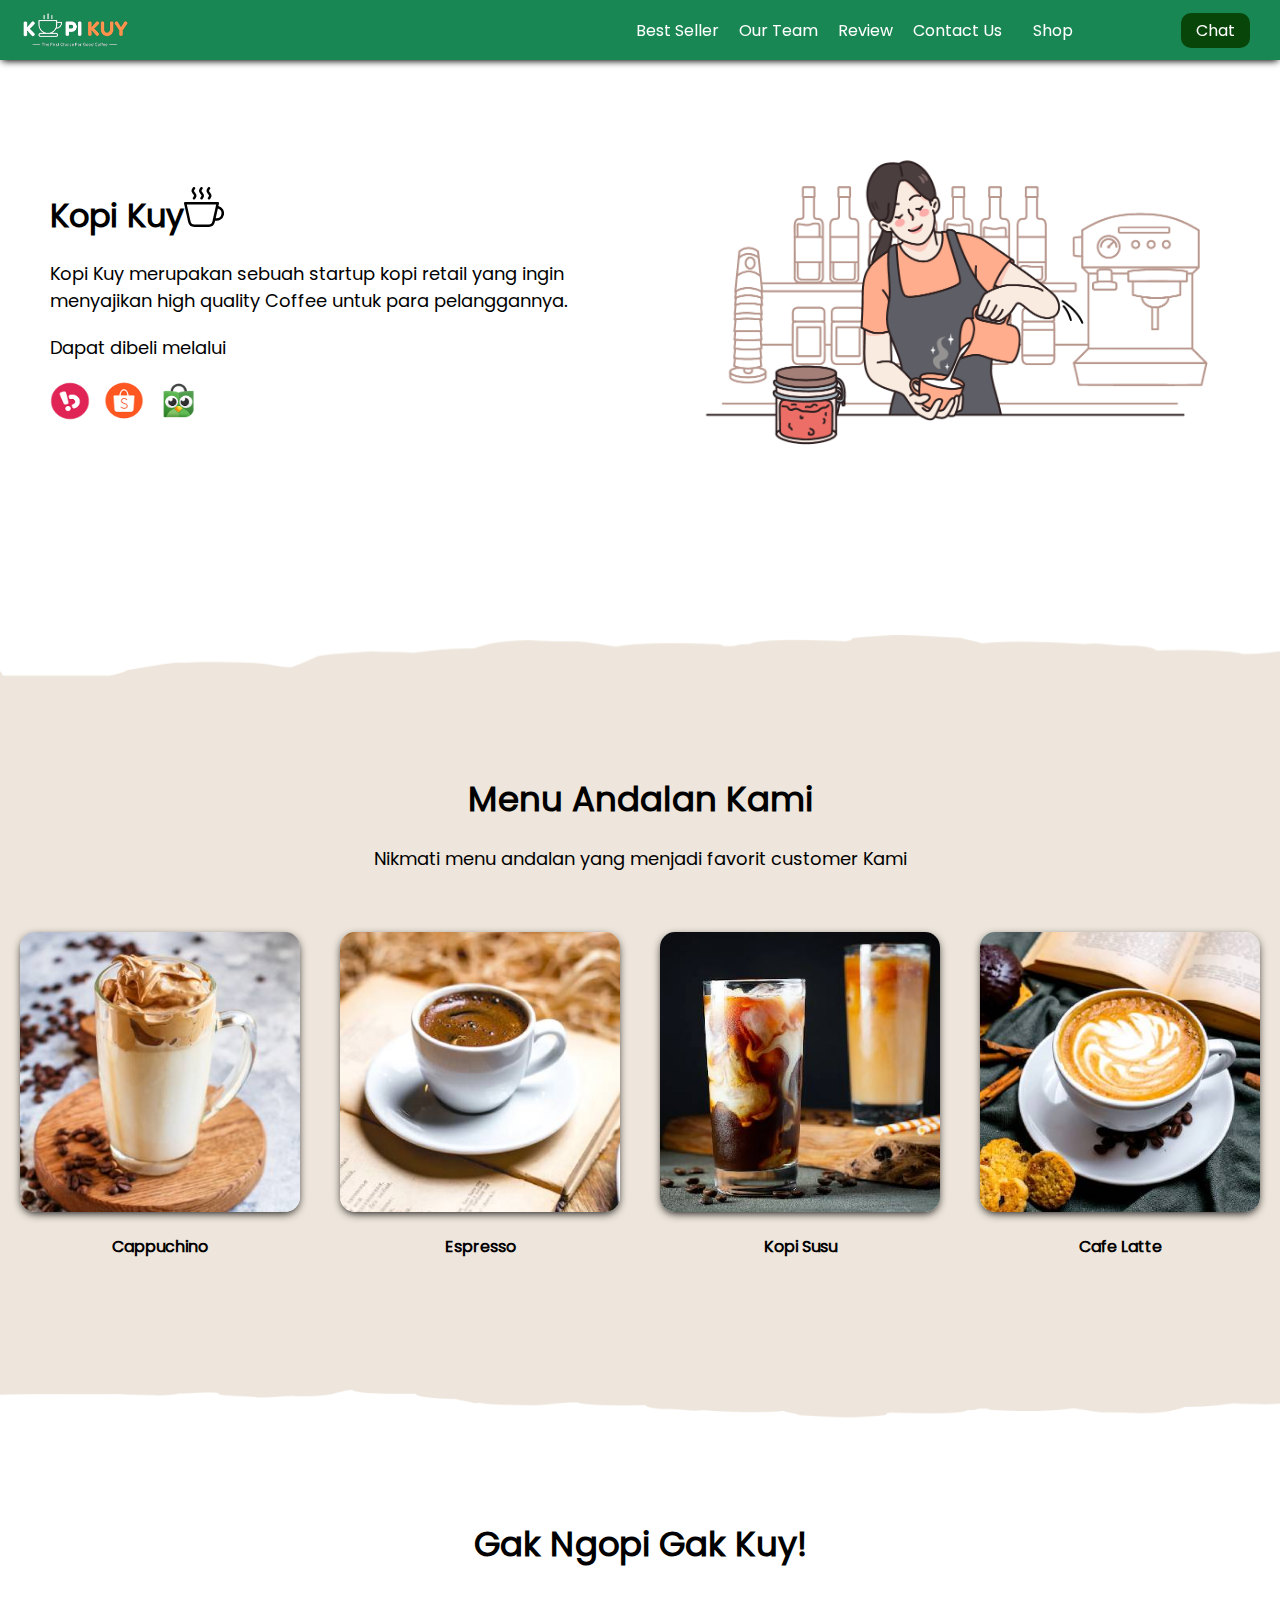
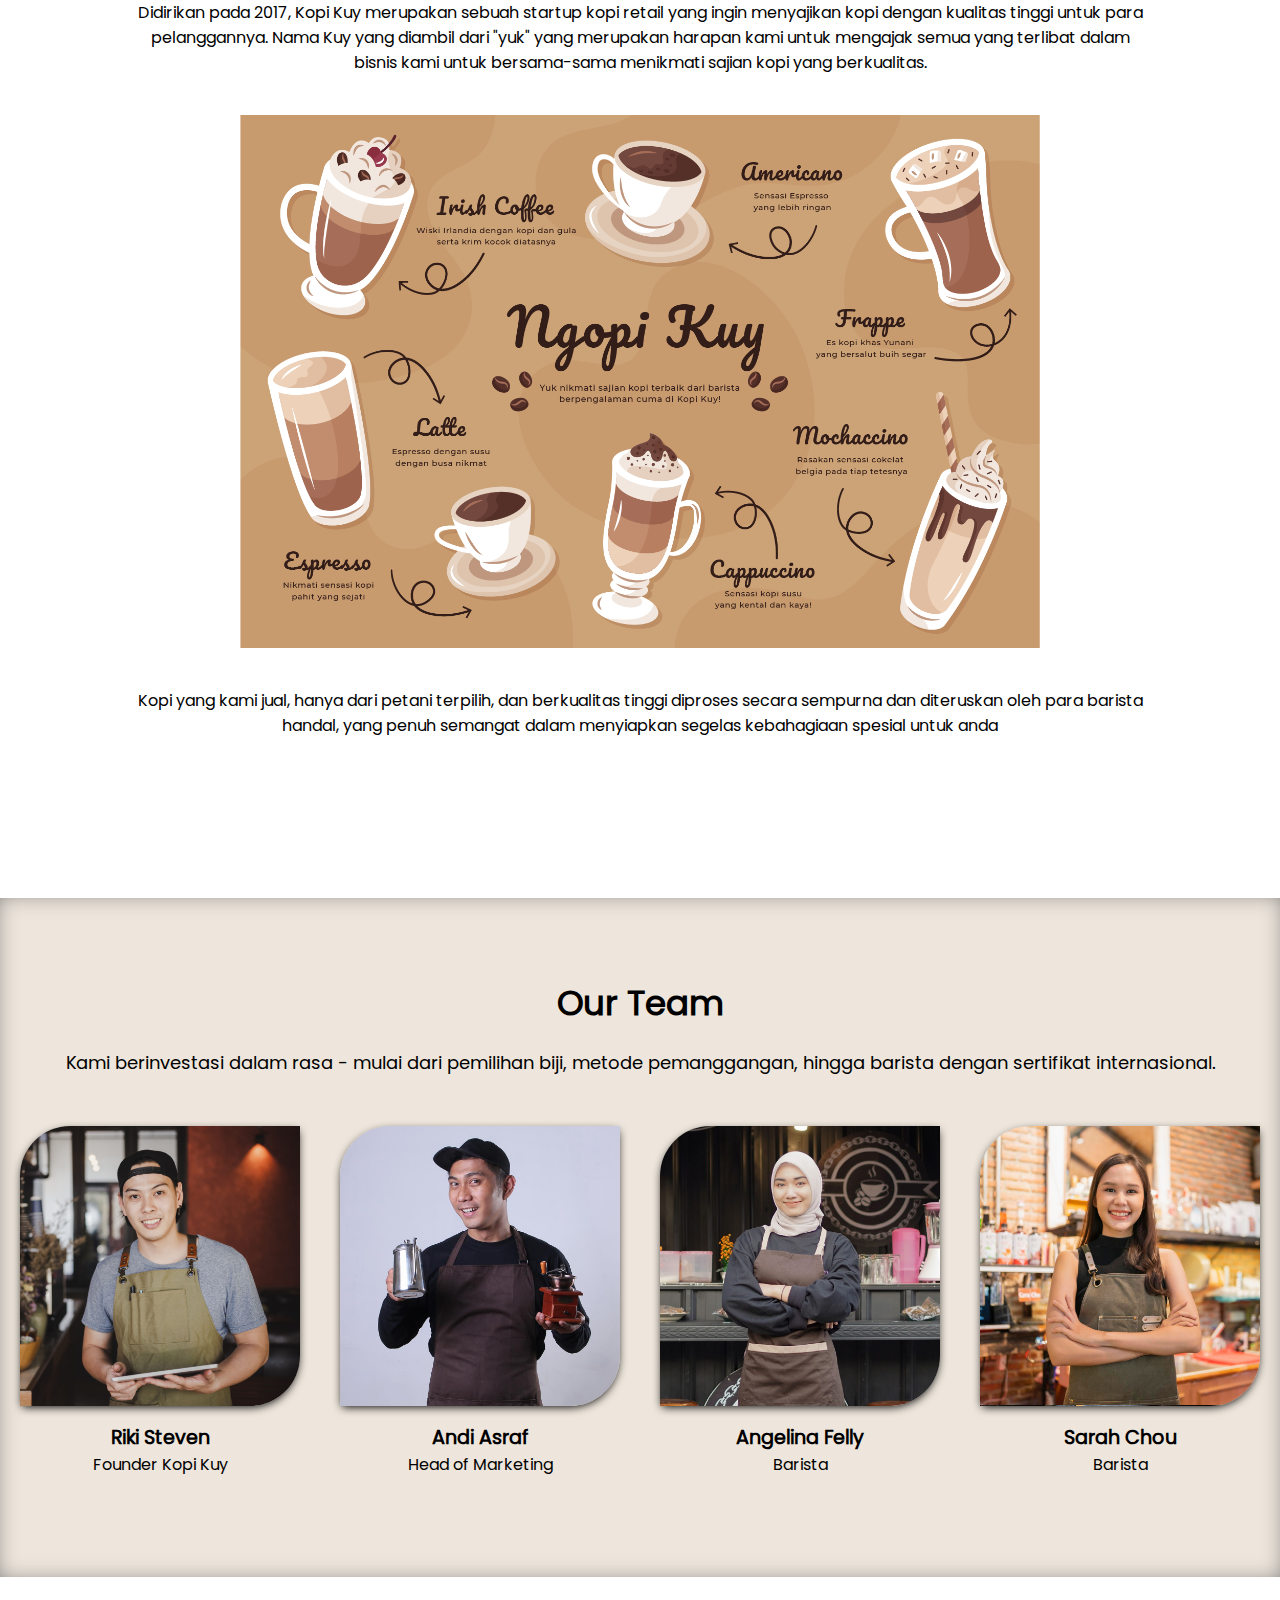
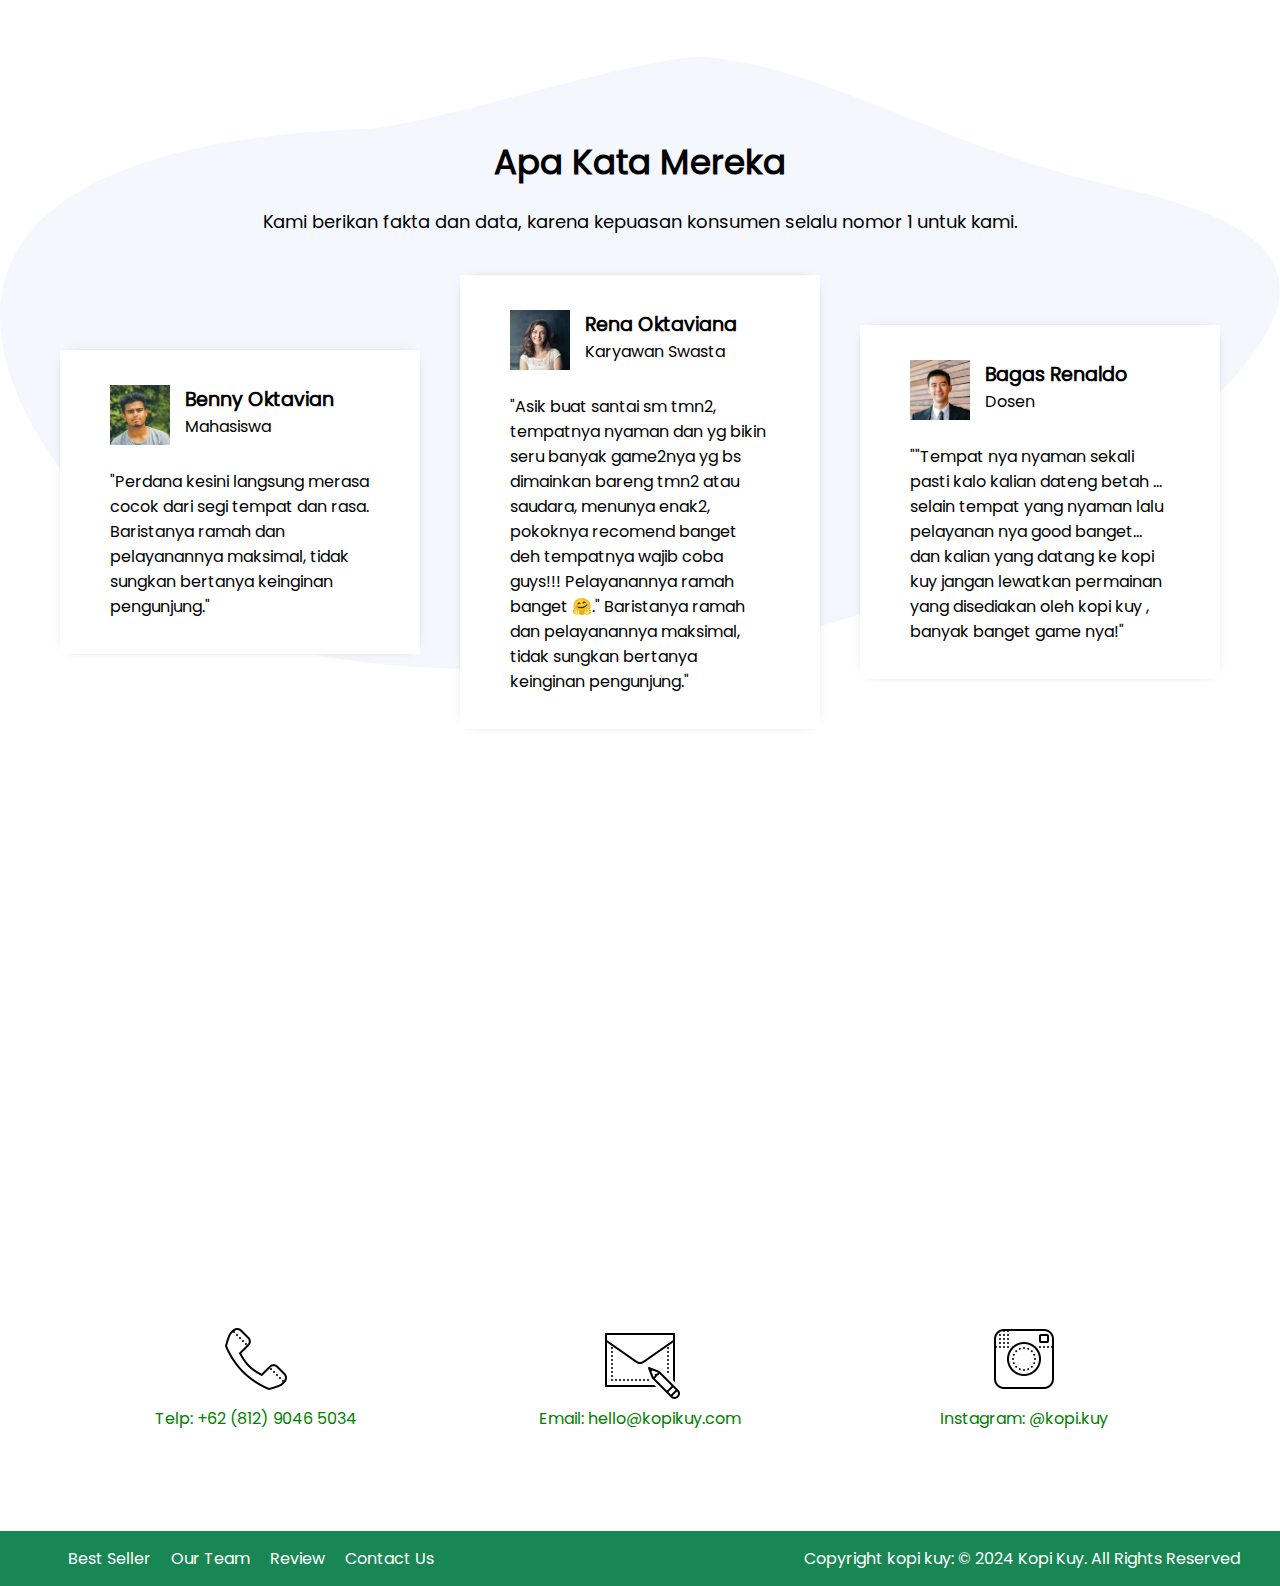
<file: index.html>
<!DOCTYPE html>
<html lang="id">

<head>
    <meta charset="UTF-8">
    <meta http-equiv="X-UA-Compatible" content="IE=edge">
    <meta name="viewport" content="width=device-width, initial-scale=1.0">
    <link rel="shortcut icon" href="images/favicon.ico" type="image/x-icon">
    <title>Website Kopi Kuy</title>
    <link rel="stylesheet" href="css/style.css">
</head>

<body>
    <nav>
        <img class="logo" src="images/logo/logo_kuy.png">
        <div class="navigasi">
            <a href="#best-seller">Best Seller</a>
            <a href="#our-team">Our Team</a>
            <a href="#review">Review</a>
            <a href="#contact-us">Contact Us</a>
        </div>
        <a class="shop" href="produk.html">Shop</a>
        <a class="chat" href="https://wa.me/628123456?text=Saya ingin bertanya" target="_blank">Chat</a>
    </nav>

    <!--Tulis kode header mulai di baris 28-->

    <header>
        <div class="kiri">
            <h1>Kopi Kuy<img src="images/icon/icon_kopi.svg" alt=""></h1>
            <p>Kopi Kuy merupakan sebuah startup kopi retail yang ingin menyajikan
                high quality Coffee untuk para pelanggannya.</p>
            <p>Dapat dibeli melalui</p>
            <div class="olshop">
                <img src="images/logo/logo_bukalapak.png" alt="">
                <img src="images/logo/logo_shopee.png" alt="">
                <img src="images/logo/logo_tokopedia.png" alt="">
            </div>
        </div>
        <div class="kanan">
            <img src="images/header/header1.png">
        </div>
    </header>
    <main>
        <section class="best-seller" id="best-seller">
            <h2>Menu Andalan Kami</h2>
            <p>Nikmati menu andalan yang menjadi favorit customer Kami</p>
            <div class="produk">
                <img src="images/produk/product_capuchino.jpg" alt="">
                <p>Cappuchino</p>
            </div>
            <div class="produk">
                <img src="images/produk/product_espresso.jpg" alt="">
                <p>Espresso</p>
            </div>
            <div class="produk">
                <img src="images/produk/product_kopi_susu.jpg" alt="">
                <p>Kopi Susu</p>
            </div>
            <div class="produk">
                <img src="images/produk/product_latte.jpg" alt="">
                <p>Cafe Latte</p>
            </div>
        </section>
        <section class="about-us" id="about-us">
            <h2>Gak Ngopi Gak Kuy!</h2>
            <p>Didirikan pada 2017, Kopi Kuy merupakan sebuah startup kopi retail
                yang ingin menyajikan kopi dengan kualitas tinggi untuk para pelanggannya.
                Nama Kuy yang diambil dari "yuk" yang merupakan harapan kami untuk mengajak semua
                yang terlibat dalam bisnis kami untuk bersama-sama menikmati sajian kopi yang berkualitas.
            </p>
            <img src="images/about-us/aset_kopi_jumbo.png" alt="">
            <p>Kopi yang kami jual, hanya dari petani terpilih, dan berkualitas tinggi diproses
                secara sempurna dan diteruskan oleh para barista handal, yang penuh semangat
                dalam menyiapkan segelas kebahagiaan spesial untuk anda
            </p>
        </section>
        <section class="our-team" id="our-team">
            <h2>Our Team</h2>
            <p>Kami berinvestasi dalam rasa - mulai dari pemilihan biji, metode pemanggangan,
                hingga barista dengan sertifikat internasional.
            </p>
            <div class="team">
                <img src="images/team/team1.jpg" alt="">
                <h3>Riki Steven</h3>
                <p>Founder Kopi Kuy</p>
            </div>
            <div class="team">
                <img src="images/team/team2.jpg" alt="">
                <h3>Andi Asraf</h3>
                <p>Head of Marketing</p>
            </div>
            <div class="team">
                <img src="images/team/team3.jpg" alt="">
                <h3>Angelina Felly</h3>
                <p>Barista</p>
            </div>
            <div class="team">
                <img src="images/team/team4.jpg" alt="">
                <h3>Sarah Chou</h3>
                <p>Barista</p>
            </div>
        </section>
        <section class="review" id="review">
            <h2>Apa Kata Mereka</h2>
            <p>Kami berikan fakta dan data, karena kepuasan konsumen selalu nomor 1 untuk kami.
            </p>
            <div class="testimoni">
                <img src="images/customer/customer1.jpg" alt="">
                <div class="profile">
                    <h3>Benny Oktavian</h3>
                    <p>Mahasiswa</p>
                </div>
                <p>"Perdana kesini langsung merasa cocok dari segi tempat dan rasa.
                    Baristanya ramah dan pelayanannya maksimal, tidak sungkan bertanya keinginan pengunjung."
                </p>
            </div>
            <div class="testimoni">
                <img src="images/customer/customer2.jpg" alt="">
                <div class="profile">
                    <h3>Rena Oktaviana</h3>
                    <p>Karyawan Swasta </p>
                </div>
                <p> "Asik buat santai sm tmn2, tempatnya nyaman dan yg bikin seru banyak game2nya
                    yg bs dimainkan bareng tmn2 atau saudara, menunya enak2, pokoknya recomend
                    banget deh tempatnya wajib coba guys!!! Pelayanannya ramah banget 🤗."
                    Baristanya ramah dan pelayanannya maksimal, tidak sungkan bertanya keinginan pengunjung."
                </p>
            </div>
            <div class="testimoni">
                <img src="images/customer/customer3.jpg" alt="">
                <div class="profile">
                    <h3>Bagas Renaldo</h3>
                    <p>Dosen</p>
                </div>
                <p>""Tempat nya nyaman sekali pasti kalo kalian dateng betah ...
                    selain tempat yang nyaman lalu pelayanan nya good banget...
                    dan kalian yang datang ke kopi kuy jangan lewatkan permainan yang disediakan
                    oleh kopi kuy , banyak banget game nya!"
                </p>
            </div>
        </section>
        <section class="contact-us" id="contact-us">
            <iframe
                src="https://www.google.com/maps/embed?pb=!1m14!1m8!1m3!1d7932.741866032694!2d106.668581!3d-6.214715!3m2!1i1024!2i768!4f13.1!3m3!1m2!1s0x2e69f9912c7f297b%3A0xe5a3a671dae861ab!2sKopi%20kuy!5e0!3m2!1sid!2sid!4v1680617229460!5m2!1sid!2sid"
                allowfullscreen="" loading="lazy" referrerpolicy="no-referrer-when-downgrade">
            </iframe>
            <div class="kontak">
                <img src="images/icon/icon_phone.png" alt="">
                <p>Telp: +62 (812) 9046 5034</p>
            </div>
            <div class="kontak">
                <img src="images/icon/icon_mail.png" alt="">
                <p>Email: hello@kopikuy.com</p>
            </div>
            <div class="kontak">
                <img src="images/icon/icon_instagram.png" alt="">
                <p>Instagram: @kopi.kuy</p>
            </div>
        </section>
        <footer>
            <div class="navigasi">
                <a href="#best-seller">Best Seller</a>
                <a href="#our-team">Our Team</a>
                <a href="#review">Review</a>
                <a href="#contact-us">Contact Us</a>
            </div>
            <p>Copyright kopi kuy: © 2024 Kopi Kuy. All Rights Reserved</p>
        </footer>
    </main>
</body>

</html>
</file>
<file: css/style.css>
/* Kode * di bawah ini untuk mereset tampilan setiap web browser supaya seragam */

* {
   box-sizing: border-box;
   margin: 0;
   padding: 0;
}

html {
   /* scroll-behavior: smooth agar scroll ketika klik pada navigasi menjadi halus */
   scroll-behavior: smooth;
}

/* 
Kode di bawah ini untuk mengatur nav sampai footer agar memiliki tampilan flexibel
selengkapnya akan di bahas di hari ke 3
*/

nav,
header,
section,
footer {
   /* 
      display: flex memiliki pengaturan yang dapat mengatur agar elemen
      di dalamnya memiliki ukuran yang fleksibel
      digunakan saat ada elemen yang isinya lebih dari satu kolom
   */
   display: flex;
   /* 
      align-items: center mengatur elemen di dalamnya rata tengah vertikal
   */
   align-items: center;

   /* 
      justify-content: center mengatur elemen di dalamnya rata tengah horizontal
   */
   justify-content: center;

   /* 
      flex-wrap: wrap mengatur agar jika lebar elemen berlebih, maka elemen
      akan otomatis diletakan di baris baru (tidak dipaksakan di satu baris)
   */
   flex-wrap: wrap;
}



/* 
Kode @font-face untuk menginstall font ke dalam Website 
src adalah untuk lokasi fontnya, font dapat di cari di website https://fonts.google.com/
dengan memberi nama family, maka kita mendaftarkan font tersebut ke dalam website
*/

@font-face {
   src: url(../fonts/poppins.woff2);
   font-family: 'Poppins';
}

body {
   /* 
   mendaftarkan semua teks pada body menjadi family Poppins 
   kenapa pada body? karena elemen body membungkus semua elemen dari nav section sampai footer
   */
   font-family: 'Poppins';
}

/*
Misalnya ada font dari google yang bernama Irish Grover yang berada di:
https://fonts.gstatic.com/s/irishgrover/v23/buExpoi6YtLz2QW7LA4flVgv__RP.woff2

maka bisa coba copy kode berikut untuk menginstall font tadi:

@font-face {
  font-family: 'Irish Grover';
  font-style: normal;
  font-weight: 400;
  src: url(https://fonts.gstatic.com/s/irishgrover/v23/buExpoi6YtLz2QW7LA4flVgv__RP.woff2) format('woff2');
}

Jika kode di atas sudah di copy
Nanti pada element yang ingin menggunakan font Irish Grover Tadi, tinggal diganti font-familynya
misal mau mengganti h1 dan h2 maka kodenya sebagai berikut:

h1,h2 {
   font-family: 'Irish Grover';
}

*/


a {
   /* menghilangkan garis bawah pada link */
   text-decoration: none;

   /* 
   color: adalah untuk mengganti warna tulisan.
   color:unset digunakan pada a untuk menghilangkan warna bawaan pada link (biasanya warna biru) 
   */
   color: unset;
}

h2 {
   /* mengatur ukuran huruf ke 34 pixel */
   font-size: 34px;
}

h3 {
   /* mengatur ukuran huruf ke 1.2rem */
   font-size: 1.2rem;
}

h1,
h2,
h3 {
   /* mengatur tebal huruf bisa bold, normal*/
   font-weight: bold;
}

img {
   /* 
      kode max-width artinya lebar maksimal
      mengatur agar semua elemen img memiliki lebar maksimal 100% agar
      besar gambar tidak melebihi layar ataupun elemen pembungkus
   */
   max-width: 100%;
}

/* Navigasi */

nav {
   /* 
   background-color mengatur warna latar belakang 
   untuk pengguna hp, pergantian warna tidak bisa seperti vs code
   hanya dapat menggunakan warna bahasa inggris seperti: red, green, brown, purple dsb
   untuk pengguna vscode silahkan arahkan mouse ke kotak warna di bawah
   untuk mengganti warna sesuai keinginan
   */
   background-color: #198754;

   /* box-shadow membuat efek bayangan */
   box-shadow: 0 3px 7px -2px #000;

   /* width mengatur lebar elemen. 100% agar lebarnya full dari kiri sampai kanan layar */
   width: 100%;

   /* 
   padding digunakan untuk memberi jarak ke dalam. 
   efeknya bila digunakan pada elemen yang memiliki warna latar akan membuat elemen tersebut 'gemuk'
   padding-top artinya jarak ke atas, nilai padding dapat berupa
   padding-top, padding-bottom, padding-left, padding-right
   */
   padding-top: 10px;
   padding-bottom: 10px;

   /* 
   position mengatur posisi elemen, position:fixed supaya elemen nav akan ikut menempel di atas layar
   saat kita scroll ke bawah. Jika ingin navigasi gak nempel, bisa menggunakan position:static;
   */
   position: fixed;

   /* Nilai z-index semakin besar, maka elemen akan semakin di depan */
   z-index: 500;
}

img.logo {
   /* height mengatur tinggi elemen */
   height: 40px;
   /* penjelasan margin mirip dengan padding, fungsinya untuk memberi jarak pada elemen */
   margin-left: 20px;
}

div.navigasi {
   margin-left: auto;
   margin-right: 15px;
}

nav a {
   color: #fff;
   padding-left: 8px;
   padding-right: 8px;
}

a.shop {
   margin-right: 100px;
}

a.chat {
   margin-right: 30px;
   background-color: rgb(8, 69, 8);
   color: #fff;
   padding-top: 5px;
   padding-right: 15px;
   padding-bottom: 5px;
   padding-left: 15px;
   border-radius: 10px;
}


/* 
   PERHATIKAN bahwa dalam mengatur elemen, nama elemen langsung ditulis
   sedangkan untuk mengatur class, dibutuhkan tanda titik (.) terlebih dulu
   img {} berarti seluruh elemen dengan tag img (<img src="....">), 
   sedangkan .img artinya hanya elemen dengan class img (<img class="img" src="...">) 
*/


/* HEADER */


header,
section {
   /*
    padding mengatur jarak ke dalam
    pada padding dan margin ditambahkan top / right / bottom / top 
    untuk mengatur jarak masing-masing 
   */
   padding-top: 80px;
   padding-bottom: 80px;

   /* margin mengatur jarak ke luar */
   margin-bottom: 80px;
}

/* penulisan CSS dapat digabung dengan beberapa elemen */
header div.kiri,
header div.kanan {
   /* width mengatur lebar elemen. 50% artinya setengah ukuran elemen pembungkus */
   width: 50%;
   padding: 50px;
}

header h1 {
   margin-bottom: 20px;
}

header p {
   /* font-size digunakan untuk mengatur ukuran huruf */
   font-size: 18px;
   margin-bottom: 20px;
}

div.olshop img {
   width: 40px;
   /* aspect-ratio:1 agar tinggi menyesuaikan width */
   aspect-ratio: 1;
   margin-right: 10px;
}

/* Best Seller */

section.best-seller {
   position: relative;

   /* background-color mengatur warna latar belakang elemen */
   background-color: #EEE6DC;

   /* text-align mengatur rata tulisan, bisa bernilai: left, right, center, justify */
   text-align: center;
}

/* 
terkait position, after, dan before memerlukan pemahaman mendalam
terkait layout pada CSS untuk dapat memahami secara penuh 
*/

section.best-seller::before,
section.best-seller::after {
   position: absolute;
   content: "";
   width: 100%;
   height: 76px;

   /* background-image untuk menambahkan gambar sebagai background */
   background-image: url(../images/background/garis-atas.png);

   /*background-size agar gambar latar menyesuaikan tinggi / lebar elemen */
   background-size: cover;

   top: -60px;
   left: 0;
}

section.best-seller::after {
   height: 60px;
   background-image: url(../images/background/garis-bawah.png);
   top: unset;
   bottom: -60px;
}

section.best-seller h2 {
   margin-bottom: 20px;
   width: 100%;
}

/* 
Penulisan section.best-seller > p berarti mengatur elemen p yang langsung
di bungkus oleh elemen <section class="best-seller">
aturan ini tidak berlaku untuk elemen <p> yang ada di dalam <div class="produk">
*/

section.best-seller>p {
   font-size: 18px;
   margin-bottom: 40px;
   width: 100%;
}

div.produk {
   /* 
      Penulisan padding dan margin seperti padding:20px ini penulisan singkat 
      yang berarti top, right, bottom, left nilainya sama, yaitu 20px 
   */
   padding: 20px;
   width: 25%;
}

div.produk img {
   /* transition membuat animasi transisi dari perubahan style, 0.3s berarti 0.3 detik */
   transition: all 0.3s ease;

   /* border-radius  Membuat sudut membulat */
   border-radius: 15px;

   /* box-shadow membuat efek bayangan */
   box-shadow: 0 3px 10px -2px #000;
}

/*

kode div.produk img:hover akan dijalankan saat mouse ada di atas elemen <img> yang ada
di dalam <div class="produk"> 
karena ada efek transition pada div.produk img 
maka akan menghasilkan efek animasi yang smooth

*/
div.produk img:hover {

   /* membuat transformasi, bisa berupa scale(1.05), rotate(180deg), translateY(-50px), dsb */
   transform: scale(0.9);
   border-radius: 50%;
}

div.produk p {
   margin-top: 15px;
   font-weight: bold;
}



/* About US */

section.about-us {
   /* max-width: 80%; mengatur lebar maksimal elemen tidak boleh melebihi 80% layar */
   max-width: 80%;

   /* margin-left dan margin-right auto akan membuat posisi elemen berada di tengah */
   margin-left: auto;
   margin-right: auto;
   text-align: center;
}

section.about-us h2 {
   margin-bottom: 30px;
   width: 100%;
}

section.about-us img {
   /* 
      Penulisan width: 800px dan max-width: 100% mengatur agar
      elemen memiliki lebar 800px namun tidak boleh melebihi 100% ukuran layar
   */
   width: 800px;
   max-width: 100%;
   margin: auto;
}

/*
section.about-us p:nth-child(2) berarti mengatur elemen ke 2 dengan jenis <p>
yang ada di dalam <section class="about-us">
*/

section.about-us p:nth-child(2) {
   margin-bottom: 40px;
}

section.about-us p:nth-child(4) {
   margin-top: 40px;
}


/* OUR TEAM */

section.our-team {
   background-color: #EEE6DC;
   box-shadow: inset 0px 0px 23px -6px #707070;
   text-align: center;
}

section.our-team h2 {
   margin-bottom: 20px;
   width: 100%;
}

section.our-team>p {
   margin-bottom: 30px;
   font-size: 18px;
   width: 800px;
   max-width: 90%;
   margin-left: auto;
   margin-right: auto;
   width: 100%;
}

div.team {
   width: 25%;
   padding: 20px;
}

div.team img {
   width: 100%;
   aspect-ratio: 1/1;
   object-fit: cover;
   box-shadow: 0 3px 10px -2px #000;
   border-radius: 50px 0px 50px 0px;
   margin-bottom: 10px;
}


/* REVIEW */

section.review {
   background-image: url(../images/background/bg-review.svg);
   /* 
      background-size: contain;
      membuat gambar latar belakang tidak terpotong
   */
   background-size: contain;

   /* 
      background-repeat: no-repeat;
      membuat gambar latar belakang tidak diulang (duplikat)
   */
   background-repeat: no-repeat;
   padding-left: 40px;
   padding-right: 40px;
   justify-content: space-around;
   /* align-items: stretch; membuat tinggi elemen di dalam .review .baris seragam */
   text-align: center;
}

section.review h2 {
   margin-bottom: 20px;
   width: 100%;
}

section.review>p {
   margin-bottom: 40px;
   font-size: 18px;
   width: 100%;
}

div.testimoni {
   width: 30%;
   display: flex;
   flex-wrap: wrap;
   padding: 35px 50px;
   box-shadow: 0px 0px 12px -10px #000;
   background-color: #fff;
}

div.testimoni img {
   width: 60px;
   height: 60px;
   margin-right: 15px;
   object-fit: cover;
}

div.profile {
   text-align: left;
   display: block;
   margin-bottom: 30px;
   width: calc(100% - 75px);
}

div.profile p {
   width: 100%;
   text-align: left;
}

div.testimoni>p {
   width: 100%;
   text-align: left;
}

*[data-from="tmp"]>* {
   position: relative;
}

*[data-from="tmp"]>*:nth-child(1):before {
   position: absolute;
   color: red;
   bottom: 40px;
   content: "prakerja";
   font-size: 13px;
   z-index: 10;
   text-decoration: line-through;
}

/* CONTACT US */
section.contact-us {
   margin-bottom: 20px;
}

section.contact-us iframe {
   width: 100%;
   height: 300px;
   border: 0;
}

div.kontak {
   width: 30%;
   /* color mengatur warna tulisan */
   color: green;
   text-align: center;
   margin-top: 50px;
}


/* FOOTER */

footer {
   background-color: #198754;
   padding-top: 15px;
   padding-bottom: 15px;
   color: #fff;
   padding-right: 40px;
   padding-left: 40px;
}

footer div.navigasi {
   margin-left: 20px;
   margin-right: auto;
}

footer div.navigasi a {
   padding: 8px;
}



/* UNTUK kode RESPONSIF hari ke 3 tulis DI BAWAH sini */

@media (max-width:600px) {

   header div.kanan,
   header div.kiri {
      width: 100%;
      padding: 20px;
      text-align: center;
   }

   div.navigasi {
      display: none;
   }

   a.shop {
      margin-right: 20px;
      margin-left: auto;
   }

   div.team,
   div.produk,
   div.kontak {
      width: 50%;
   }

   div.testimoni {
      width: 100%;
      padding: 20px;
      margin-bottom: 20px;
   }
}

/* Kode CSS Selesai di sini */
</file>
